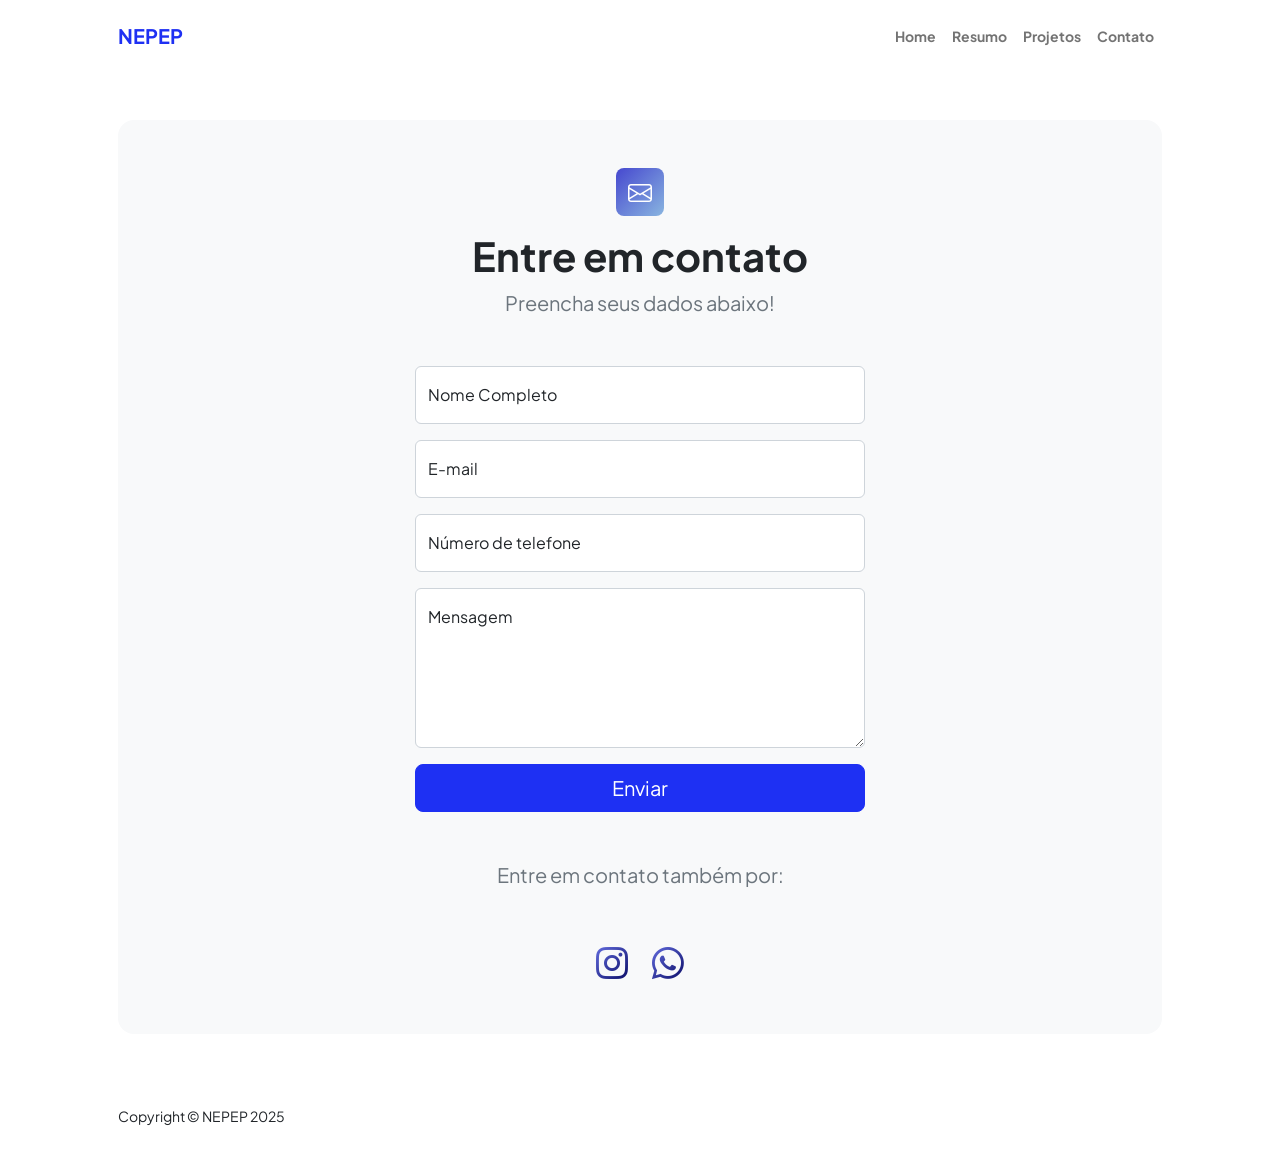
<file: contact.html>
<!DOCTYPE html>
<html lang="en">
    <head>
        <meta charset="utf-8" />
        <meta name="viewport" content="width=device-width, initial-scale=1, shrink-to-fit=no" />
        <meta name="description" content />
        <meta name="author" content />
        <title>Contato - NEPEP</title>
        <!-- Favicon-->
        <link rel="icon" type="image/x-icon" href="assets/nepep-icon.png" />
        <!-- Custom Google font-->
        <link rel="preconnect" href="https://fonts.googleapis.com" />
        <link rel="preconnect" href="https://fonts.gstatic.com" crossorigin />
        <link href="https://fonts.googleapis.com/css2?family=Plus+Jakarta+Sans:wght@100;200;300;400;500;600;700;800;900&amp;display=swap" rel="stylesheet" />
        <!-- Bootstrap icons-->
        <link href="https://cdn.jsdelivr.net/npm/bootstrap-icons@1.8.1/font/bootstrap-icons.css" rel="stylesheet" />
        <!-- Core theme CSS (includes Bootstrap)-->
        <link href="css/styles.css" rel="stylesheet" />
    </head>
    <body class="d-flex flex-column">
        <main class="flex-shrink-0">
            <!-- Navigation-->
            <nav class="navbar navbar-expand-md navbar-light bg-white py-3">
                <div class="container px-3 px-md-5">
                    <a class="navbar-brand" href="index.html"><span class="fw-bolder text-primary">NEPEP</span></a>
                    <button class="navbar-toggler" type="button" data-bs-toggle="collapse" data-bs-target="#navbarSupportedContent" aria-controls="navbarSupportedContent" aria-expanded="false" aria-label="Toggle navigation"><span class="navbar-toggler-icon"></span></button>
                    <div class="collapse navbar-collapse" id="navbarSupportedContent">
                        <ul class="navbar-nav ms-auto mb-2 mb-lg-0 small fw-bolder">
                            <li class="nav-item"><a class="nav-link" href="index.html">Home</a></li>
                            <li class="nav-item"><a class="nav-link" href="resume.html">Resumo</a></li>
                            <li class="nav-item"><a class="nav-link" href="projects.html">Projetos</a></li>
                            <li class="nav-item"><a class="nav-link" href="contact.html">Contato</a></li>
                        </ul>
                    </div>
                </div>
            </nav>
            <!-- Page content-->
            <section class="py-5">
                <div class="container px-3 px-md-5">
                    <!-- Contact form-->
                    <div class="bg-light rounded-4 py-5 px-4 px-md-5">
                        <div class="text-center mb-5">
                            <div class="feature bg-primary bg-gradient-primary-to-secondary text-white rounded-3 mb-3"><i class="bi bi-envelope"></i></div>
                            <h1 class="fw-bolder">Entre em contato</h1>
                            <p class="lead fw-normal text-muted mb-0">Preencha seus dados abaixo!</p>
                        </div>
                        <div class="row gx-5 justify-content-center">
                            <div class="col-lg-8 col-xl-6">
                                <!-- * * * * * * * * * * * * * * *-->
                                <!-- * * SB Forms Contact Form * *-->
                                <!-- * * * * * * * * * * * * * * *-->
                                <!-- This form is pre-integrated with SB Forms.-->
                                <!-- To make this form functional, sign up at-->
                                <!-- https://startbootstrap.com/solution/contact-forms-->
                                <!-- to get an API token!-->
                                <form id="contactForm" action="https://formsubmit.co/4fcea7230e6591946ffd72f2ea360714" method="POST">
                                    <!-- Name input-->
                                    <div class="form-floating mb-3">
                                        <input class="form-control" id="name" name="name" type="text" placeholder="Enter your name..." data-sb-validations="required" />
                                        <label for="name">Nome Completo</label>
                                        <div class="invalid-feedback" data-sb-feedback="name:required">O nome é obrigatório.</div>
                                    </div>
                                    <!-- Email address input-->
                                    <div class="form-floating mb-3">
                                        <input class="form-control" id="email" name="email" type="email" placeholder="name@example.com" data-sb-validations="required,email" />
                                        <label for="email">E-mail</label>
                                        <div class="invalid-feedback" data-sb-feedback="email:required">O e-mail é obrigatório.</div>
                                        <div class="invalid-feedback" data-sb-feedback="email:email">O e-mail é inválido.</div>
                                    </div>
                                    <!-- Phone number input-->
                                    <div class="form-floating mb-3">
                                        <input class="form-control" id="phone" name="phone" type="tel" placeholder="(123) 456-7890" data-sb-validations="required" />
                                        <label for="phone">Número de telefone</label>
                                        <div class="invalid-feedback" data-sb-feedback="phone:required">O telefone é obrigatório.</div>
                                    </div>
                                    <!-- Message input-->
                                    <div class="form-floating mb-3">
                                        <textarea class="form-control" id="message" name="message" type="text" placeholder="Enter your message here..." style="height: 10rem" data-sb-validations="required"></textarea>
                                        <label for="message">Mensagem</label>
                                        <div class="invalid-feedback" data-sb-feedback="message:required">A mensagem é obrigatória.</div>
                                    </div>
                                    <!-- Submit success message-->
                                    <!---->
                                    <!-- This is what your users will see when the form-->
                                    <!-- has successfully submitted-->
                                    <div class="d-none" id="submitSuccessMessage">
                                        <div class="text-center mb-3">
                                            <div class="fw-bolder">Informações enviadas, obrigado! Entraremos em contato em breve!</div>
                                            <br />
                                            <a href="https://startbootstrap.com/solution/contact-forms">https://startbootstrap.com/solution/contact-forms</a>
                                        </div>
                                    </div>
                                    <!-- Submit error message-->
                                    <!---->
                                    <!-- This is what your users will see when there is-->
                                    <!-- an error submitting the form-->
                                    <div class="d-none" id="submitErrorMessage"><div class="text-center text-danger mb-3">Erro ao enviar a mensagem!</div></div>
                                    <!-- Submit Button-->
                                    <div class="d-grid mb-5">
                                        <button class="btn btn-primary btn-lg" id="submitButton" type="submit">Enviar</button>
                                    </div>
                                </form>
                                <div class="text-center mb-5">
                                    <p class="lead fw-normal text-muted mb-0">Entre em contato também por:</p>
                                </div>
                                <div class="d-flex justify-content-center fs-2 gap-4">
                                    <a class="text-gradient" href="https://www.instagram.com/nepeppedreira/"><i class="bi bi-instagram"></i></a>
                                    <a class="text-gradient" href="https://wa.me/1999418236"><i class="bi bi-whatsapp"></i></a>
                                </div>
                            </div>
                        </div>
                    </div>
                </div>
            </section>
        </main>
        <!-- Footer-->
        <footer class="bg-white py-4 mt-auto">
            <div class="container px-3 px-md-5">
                <div class="row align-items-center justify-content-between flex-column flex-sm-row">
                    <div class="col-auto"><div class="small m-0">Copyright &copy; NEPEP 2025</div></div>
                </div>
            </div>
        </footer>
        <!-- Bootstrap core JS-->
        <script src="https://cdn.jsdelivr.net/npm/bootstrap@5.2.3/dist/js/bootstrap.bundle.min.js"></script>
        <!-- Core theme JS-->
        <script src="js/scripts.js"></script>
        <!-- * * * * * * * * * * * * * * * * * * * * * * * * * * * * * * * * * * * * * * * *-->
        <!-- * *                               SB Forms JS                               * *-->
        <!-- * * Activate your form at https://startbootstrap.com/solution/contact-forms * *-->
        <!-- * * * * * * * * * * * * * * * * * * * * * * * * * * * * * * * * * * * * * * * *-->
        <script src="https://cdn.startbootstrap.com/sb-forms-latest.js"></script>
    </body>
</html>
</file>
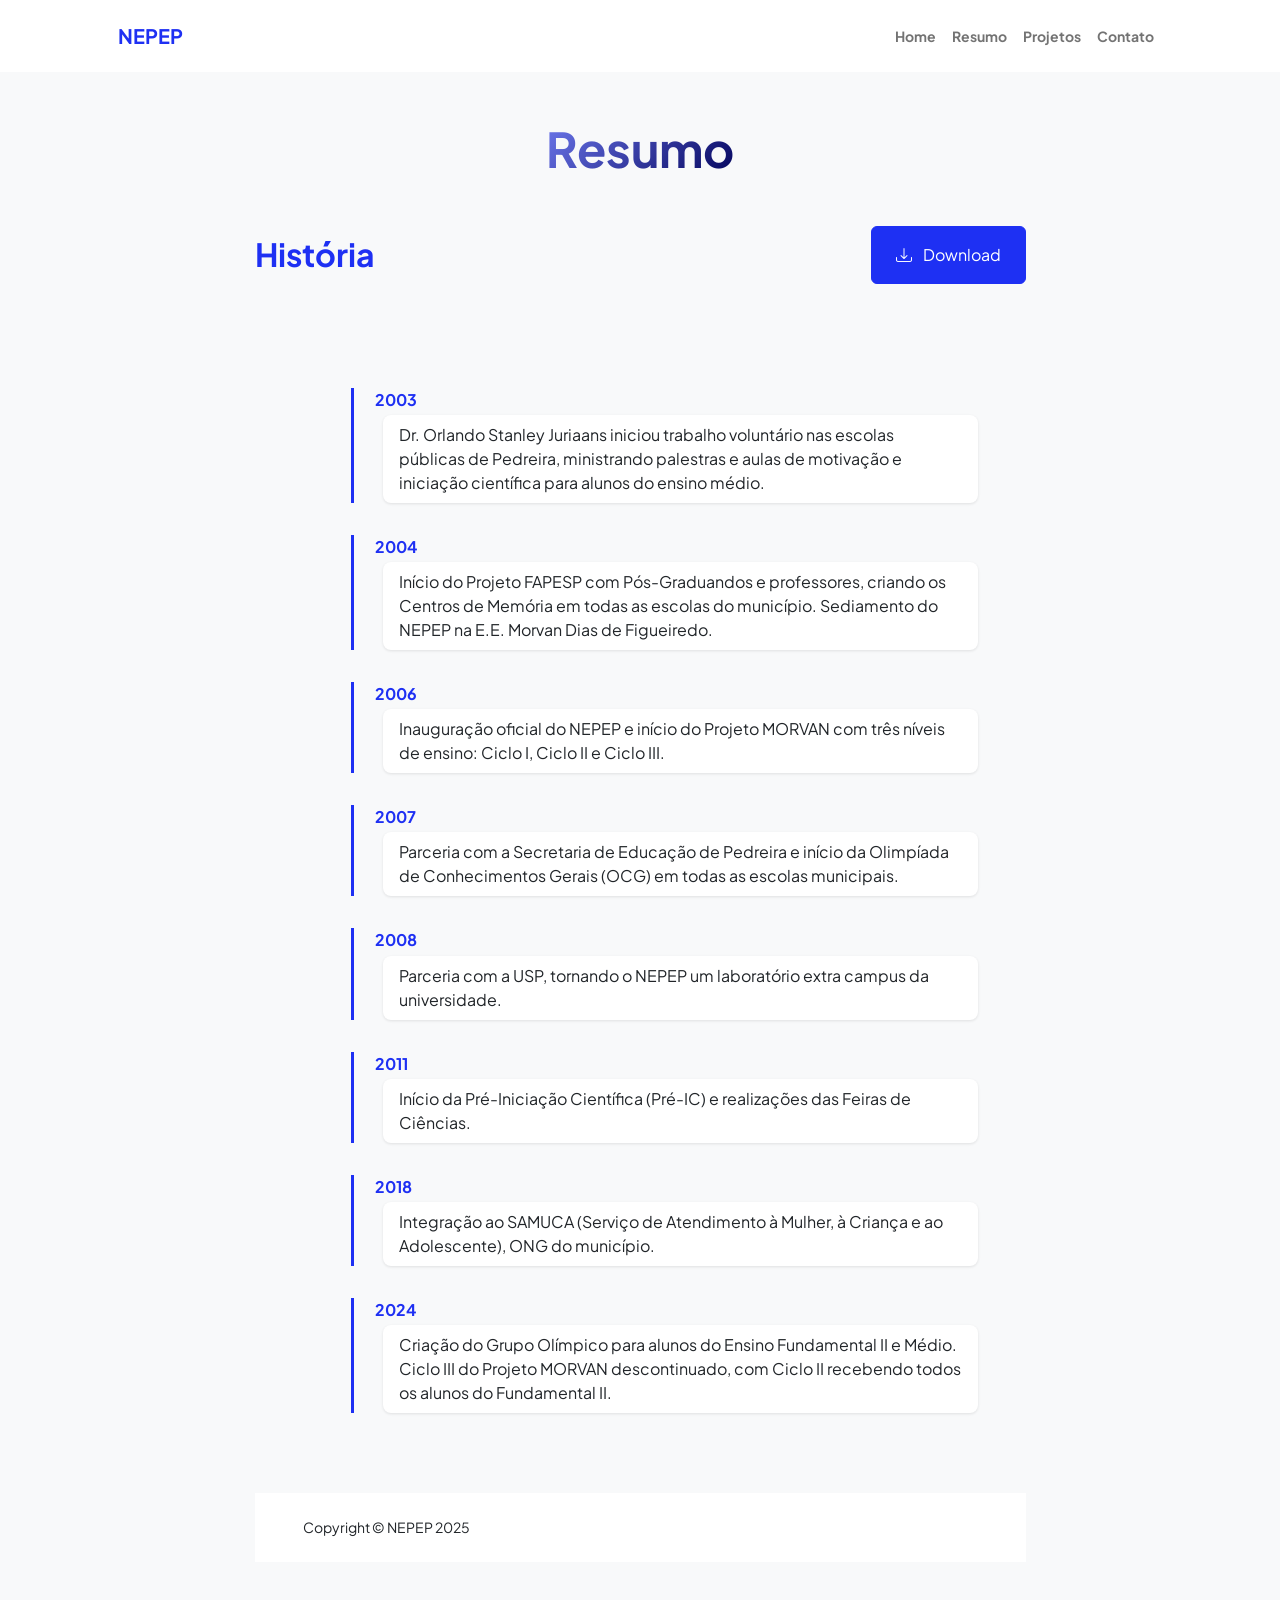
<file: morvanI.html>
<!DOCTYPE html>
<html lang="en">
    <head>
        <meta charset="utf-8" />
        <meta name="viewport" content="width=device-width, initial-scale=1, shrink-to-fit=no" />
        <meta name="description" content="" />
        <meta name="author" content="" />
        <title>Resumo - NEPEP</title>
        <!-- Favicon-->
        <link rel="icon" type="image/x-icon" href="assets/nepep-icon.png" />
        <!-- Custom Google font-->
        <link rel="preconnect" href="https://fonts.googleapis.com" />
        <link rel="preconnect" href="https://fonts.gstatic.com" crossorigin />
        <link href="https://fonts.googleapis.com/css2?family=Plus+Jakarta+Sans:wght@100;200;300;400;500;600;700;800;900&amp;display=swap" rel="stylesheet" />
        <!-- Bootstrap icons-->
        <link href="https://cdn.jsdelivr.net/npm/bootstrap-icons@1.8.1/font/bootstrap-icons.css" rel="stylesheet" />
        <!-- Core theme CSS (includes Bootstrap)-->
        <link href="css/styles.css" rel="stylesheet" />
    </head>
    <body class="d-flex flex-column h-100 bg-light">
        <main class="flex-shrink-0">
            <!-- Navigation-->
            <nav class="navbar navbar-expand-md navbar-light bg-white py-3">
                <div class="container px-3 px-md-5">
                    <a class="navbar-brand" href="index.html"><span class="fw-bolder text-primary">NEPEP</span></a>
                    <button class="navbar-toggler" type="button" data-bs-toggle="collapse" data-bs-target="#navbarSupportedContent" aria-controls="navbarSupportedContent" aria-expanded="false" aria-label="Toggle navigation"><span class="navbar-toggler-icon"></span></button>
                    <div class="collapse navbar-collapse" id="navbarSupportedContent">
                        <ul class="navbar-nav ms-auto mb-2 mb-lg-0 small fw-bolder">
                            <li class="nav-item"><a class="nav-link" href="index.html">Home</a></li>
                            <li class="nav-item"><a class="nav-link" href="morvanI.html">Resumo</a></li>
                            <li class="nav-item"><a class="nav-link" href="projects.html">Projetos</a></li>
                            <li class="nav-item"><a class="nav-link" href="contact.html">Contato</a></li>
                        </ul>
                    </div>
                </div>
            </nav>
            <!-- Page Content-->
            <div class="container px-5 my-5">
                <div class="text-center mb-5">
                    <h1 class="display-5 fw-bolder mb-0"><span class="text-gradient d-inline">Resumo</span></h1>
                </div>
                <div class="row gx-5 justify-content-center">
                    <div class="col-lg-11 col-xl-9 col-xxl-8">
                        <!-- Experience Section-->
                        <section>
                            <div class="d-flex align-items-center justify-content-between mb-4">
                                <h2 class="text-primary fw-bolder mb-0">História</h2>
                                <!-- Timeline Section -->
                                <!-- Download resume button-->
                                <!-- Note: Set the link href target to a PDF file within your project-->
                                <a class="btn btn-primary px-4 py-3" href="https://drive.google.com/file/d/1v2HAIyB3_yS6fWr4sy9bWjVay9V-lugK/view?usp=sharing">
                                    <div class="d-inline-block bi bi-download me-2"></div>
                                    Download
                                </a>
                            </div>
                                <section class="py-5 bg-light">
                                    <div class="container px-3 px-md-5">
                                        <div class="timeline">

                                            <!-- Timeline Item -->
                                            <div class="timeline-item">
                                                <div class="timeline-date">2003</div>
                                                <div class="timeline-content">
                                                    Dr. Orlando Stanley Juriaans iniciou trabalho voluntário nas escolas públicas de Pedreira, ministrando palestras e aulas de motivação e iniciação científica para alunos do ensino médio.
                                                </div>
                                            </div>

                                            <div class="timeline-item">
                                                <div class="timeline-date">2004</div>
                                                <div class="timeline-content">
                                                    Início do Projeto FAPESP com Pós-Graduandos e professores, criando os Centros de Memória em todas as escolas do município. Sediamento do NEPEP na E.E. Morvan Dias de Figueiredo.
                                                </div>
                                            </div>

                                            <div class="timeline-item">
                                                <div class="timeline-date">2006</div>
                                                <div class="timeline-content">
                                                    Inauguração oficial do NEPEP e início do Projeto MORVAN com três níveis de ensino: Ciclo I, Ciclo II e Ciclo III.
                                                </div>
                                            </div>

                                            <div class="timeline-item">
                                                <div class="timeline-date">2007</div>
                                                <div class="timeline-content">
                                                    Parceria com a Secretaria de Educação de Pedreira e início da Olimpíada de Conhecimentos Gerais (OCG) em todas as escolas municipais.
                                                </div>
                                            </div>

                                            <div class="timeline-item">
                                                <div class="timeline-date">2008</div>
                                                <div class="timeline-content">
                                                    Parceria com a USP, tornando o NEPEP um laboratório extra campus da universidade.
                                                </div>
                                            </div>

                                            <div class="timeline-item">
                                                <div class="timeline-date">2011</div>
                                                <div class="timeline-content">
                                                    Início da Pré-Iniciação Científica (Pré-IC) e realizações das Feiras de Ciências.
                                                </div>
                                            </div>

                                            <div class="timeline-item">
                                                <div class="timeline-date">2018</div>
                                                <div class="timeline-content">
                                                    Integração ao SAMUCA (Serviço de Atendimento à Mulher, à Criança e ao Adolescente), ONG do município.
                                                </div>
                                            </div>

                                            <div class="timeline-item">
                                                <div class="timeline-date">2024</div>
                                                <div class="timeline-content">
                                                    Criação do Grupo Olímpico para alunos do Ensino Fundamental II e Médio. Ciclo III do Projeto MORVAN descontinuado, com Ciclo II recebendo todos os alunos do Fundamental II.
                                                </div>
                                            </div>

                                        </div>
                                    </div>
                                </section>
                                <!-- CSS Timeline -->
                                <style>
                                .timeline {
                                    position: relative;
                                    margin: 2rem 0;
                                    padding-left: 3rem; /* espaço da linha à esquerda */
                                }

                                .timeline-item {
                                    position: relative;
                                    margin-bottom: 2rem;
                                }

                                .timeline-item::before {
                                    content: '';
                                    position: absolute;
                                    left: 0;  /* posiciona a linha */
                                    top: 0;
                                    bottom: 0;
                                    width: 3px;
                                    background: #1e30f3; /* cor da linha */
                                    z-index: 0; /* linha atrás de tudo */
                                }

                                .timeline-item .timeline-bullet {
                                    position: absolute;
                                    left: -11px; /* bolinha sobre a linha */
                                    top: 0.5rem;
                                    width: 16px;
                                    height: 16px;
                                    background: #1012a1;
                                    border-radius: 50%;
                                    border: 3px solid white;
                                    z-index: 2; /* bolinha acima da linha e do conteúdo */
                                }

                                .timeline-date {
                                    font-weight: bold;
                                    margin-bottom: 0.2rem;
                                    margin-left: 1.5rem; /* desloca ano para a direita da bolinha */
                                    color: #1e30f3;
                                    position: relative;
                                    z-index: 1;
                                }

                                .timeline-content {
                                    background: #fff;
                                    padding: 0.5rem 1rem;
                                    border-radius: 0.5rem;
                                    box-shadow: 0 1px 3px rgba(0,0,0,0.1);
                                    margin-left: 2rem; /* afasta conteúdo da linha */
                                    position: relative;
                                    z-index: 1;
                                }
                                </style>
                            <!--
                            <div class="card shadow border-0 rounded-4 mb-5">
                                <div class="card-body p-5">
                                    <div class="row align-items-center gx-5">
                                        <div class="col text-center text-lg-start mb-4 mb-lg-0">
                                            <div class="bg-light p-4 rounded-4">
                                                <div class="text-primary fw-bolder mb-2">2019 - Present</div>
                                                <div class="small fw-bolder">Web Developer</div>
                                                <div class="small text-muted">Stark Industries</div>
                                                <div class="small text-muted">Los Angeles, CA</div>
                                            </div>
                                        </div>
                                        <div class="col-lg-8"><div>Lorem ipsum dolor sit amet consectetur adipisicing elit. Delectus laudantium, voluptatem quis repellendus eaque sit animi illo ipsam amet officiis corporis sed aliquam non voluptate corrupti excepturi maxime porro fuga.</div></div>
                                    </div>
                                </div>
                            </div>
                            <div class="card shadow border-0 rounded-4 mb-5">
                                <div class="card-body p-5">
                                    <div class="row align-items-center gx-5">
                                        <div class="col text-center text-lg-start mb-4 mb-lg-0">
                                            <div class="bg-light p-4 rounded-4">
                                                <div class="text-primary fw-bolder mb-2">2017 - 2019</div>
                                                <div class="small fw-bolder">SEM Specialist</div>
                                                <div class="small text-muted">Wayne Enterprises</div>
                                                <div class="small text-muted">Gotham City, NY</div>
                                            </div>
                                        </div>
                                        <div class="col-lg-8"><div>Lorem ipsum dolor sit amet consectetur adipisicing elit. Delectus laudantium, voluptatem quis repellendus eaque sit animi illo ipsam amet officiis corporis sed aliquam non voluptate corrupti excepturi maxime porro fuga.</div></div>
                                    </div>
                                </div>
                            </div> -->
                        </section>
                        <!--
                        <section>
                            <h2 class="text-secondary fw-bolder mb-4">Education</h2>
                            <div class="card shadow border-0 rounded-4 mb-5">
                                <div class="card-body p-5">
                                    <div class="row align-items-center gx-5">
                                        <div class="col text-center text-lg-start mb-4 mb-lg-0">
                                            <div class="bg-light p-4 rounded-4">
                                                <div class="text-secondary fw-bolder mb-2">2015 - 2017</div>
                                                <div class="mb-2">
                                                    <div class="small fw-bolder">Barnett College</div>
                                                    <div class="small text-muted">Fairfield, NY</div>
                                                </div>
                                                <div class="fst-italic">
                                                    <div class="small text-muted">Master's</div>
                                                    <div class="small text-muted">Web Development</div>
                                                </div>
                                            </div>
                                        </div>
                                        <div class="col-lg-8"><div>Lorem ipsum dolor sit amet consectetur adipisicing elit. Delectus laudantium, voluptatem quis repellendus eaque sit animi illo ipsam amet officiis corporis sed aliquam non voluptate corrupti excepturi maxime porro fuga.</div></div>
                                    </div>
                                </div>
                            </div>
                            
                            <div class="card shadow border-0 rounded-4 mb-5">
                                <div class="card-body p-5">
                                    <div class="row align-items-center gx-5">
                                        <div class="col text-center text-lg-start mb-4 mb-lg-0">
                                            <div class="bg-light p-4 rounded-4">
                                                <div class="text-secondary fw-bolder mb-2">2011 - 2015</div>
                                                <div class="mb-2">
                                                    <div class="small fw-bolder">ULA</div>
                                                    <div class="small text-muted">Los Angeles, CA</div>
                                                </div>
                                                <div class="fst-italic">
                                                    <div class="small text-muted">Undergraduate</div>
                                                    <div class="small text-muted">Computer Science</div>
                                                </div>
                                            </div>
                                        </div>
                                        <div class="col-lg-8"><div>Lorem ipsum dolor sit amet consectetur adipisicing elit. Delectus laudantium, voluptatem quis repellendus eaque sit animi illo ipsam amet officiis corporis sed aliquam non voluptate corrupti excepturi maxime porro fuga.</div></div>
                                    </div>
                                </div>
                            </div>
                        </section>
                        <div class="pb-5"></div>
                        <section>
                            <div class="card shadow border-0 rounded-4 mb-5">
                                <div class="card-body p-5">
                                    <div class="mb-5">
                                        <div class="d-flex align-items-center mb-4">
                                            <div class="feature bg-primary bg-gradient-primary-to-secondary text-white rounded-3 me-3"><i class="bi bi-tools"></i></div>
                                            <h3 class="fw-bolder mb-0"><span class="text-gradient d-inline">Professional Skills</span></h3>
                                        </div>
                                        <div class="row row-cols-1 row-cols-md-3 mb-4">
                                            <div class="col mb-4 mb-md-0"><div class="d-flex align-items-center bg-light rounded-4 p-3 h-100">SEO/SEM Marketing</div></div>
                                            <div class="col mb-4 mb-md-0"><div class="d-flex align-items-center bg-light rounded-4 p-3 h-100">Statistical Analysis</div></div>
                                            <div class="col"><div class="d-flex align-items-center bg-light rounded-4 p-3 h-100">Web Development</div></div>
                                        </div>
                                        <div class="row row-cols-1 row-cols-md-3">
                                            <div class="col mb-4 mb-md-0"><div class="d-flex align-items-center bg-light rounded-4 p-3 h-100">Network Security</div></div>
                                            <div class="col mb-4 mb-md-0"><div class="d-flex align-items-center bg-light rounded-4 p-3 h-100">Adobe Software Suite</div></div>
                                            <div class="col"><div class="d-flex align-items-center bg-light rounded-4 p-3 h-100">User Interface Design</div></div>
                                        </div>
                                    </div>
                                    <div class="mb-0">
                                        <div class="d-flex align-items-center mb-4">
                                            <div class="feature bg-primary bg-gradient-primary-to-secondary text-white rounded-3 me-3"><i class="bi bi-code-slash"></i></div>
                                            <h3 class="fw-bolder mb-0"><span class="text-gradient d-inline">Languages</span></h3>
                                        </div>
                                        <div class="row row-cols-1 row-cols-md-3 mb-4">
                                            <div class="col mb-4 mb-md-0"><div class="d-flex align-items-center bg-light rounded-4 p-3 h-100">HTML</div></div>
                                            <div class="col mb-4 mb-md-0"><div class="d-flex align-items-center bg-light rounded-4 p-3 h-100">CSS</div></div>
                                            <div class="col"><div class="d-flex align-items-center bg-light rounded-4 p-3 h-100">JavaScript</div></div>
                                        </div>
                                        <div class="row row-cols-1 row-cols-md-3">
                                            <div class="col mb-4 mb-md-0"><div class="d-flex align-items-center bg-light rounded-4 p-3 h-100">Python</div></div>
                                            <div class="col mb-4 mb-md-0"><div class="d-flex align-items-center bg-light rounded-4 p-3 h-100">Ruby</div></div>
                                            <div class="col"><div class="d-flex align-items-center bg-light rounded-4 p-3 h-100">Node.js</div></div>
                                        </div>
                                    </div>
                                </div>
                            </div>
                        </section>
                    </div>
                </div>
            </div>
        </main>
        -->
        <footer class="bg-white py-4 mt-auto">
            <div class="container px-3 px-md-5">
                <div class="row align-items-center justify-content-between flex-column flex-sm-row">
                    <div class="col-auto"><div class="small m-0">Copyright &copy; NEPEP 2025</div></div>
                </div>
            </div>
        </footer>
        <!-- Bootstrap core JS-->
        <script src="https://cdn.jsdelivr.net/npm/bootstrap@5.2.3/dist/js/bootstrap.bundle.min.js"></script>
        <!-- Core theme JS-->
        <script src="js/scripts.js"></script>
    </body>
</html>
</file>
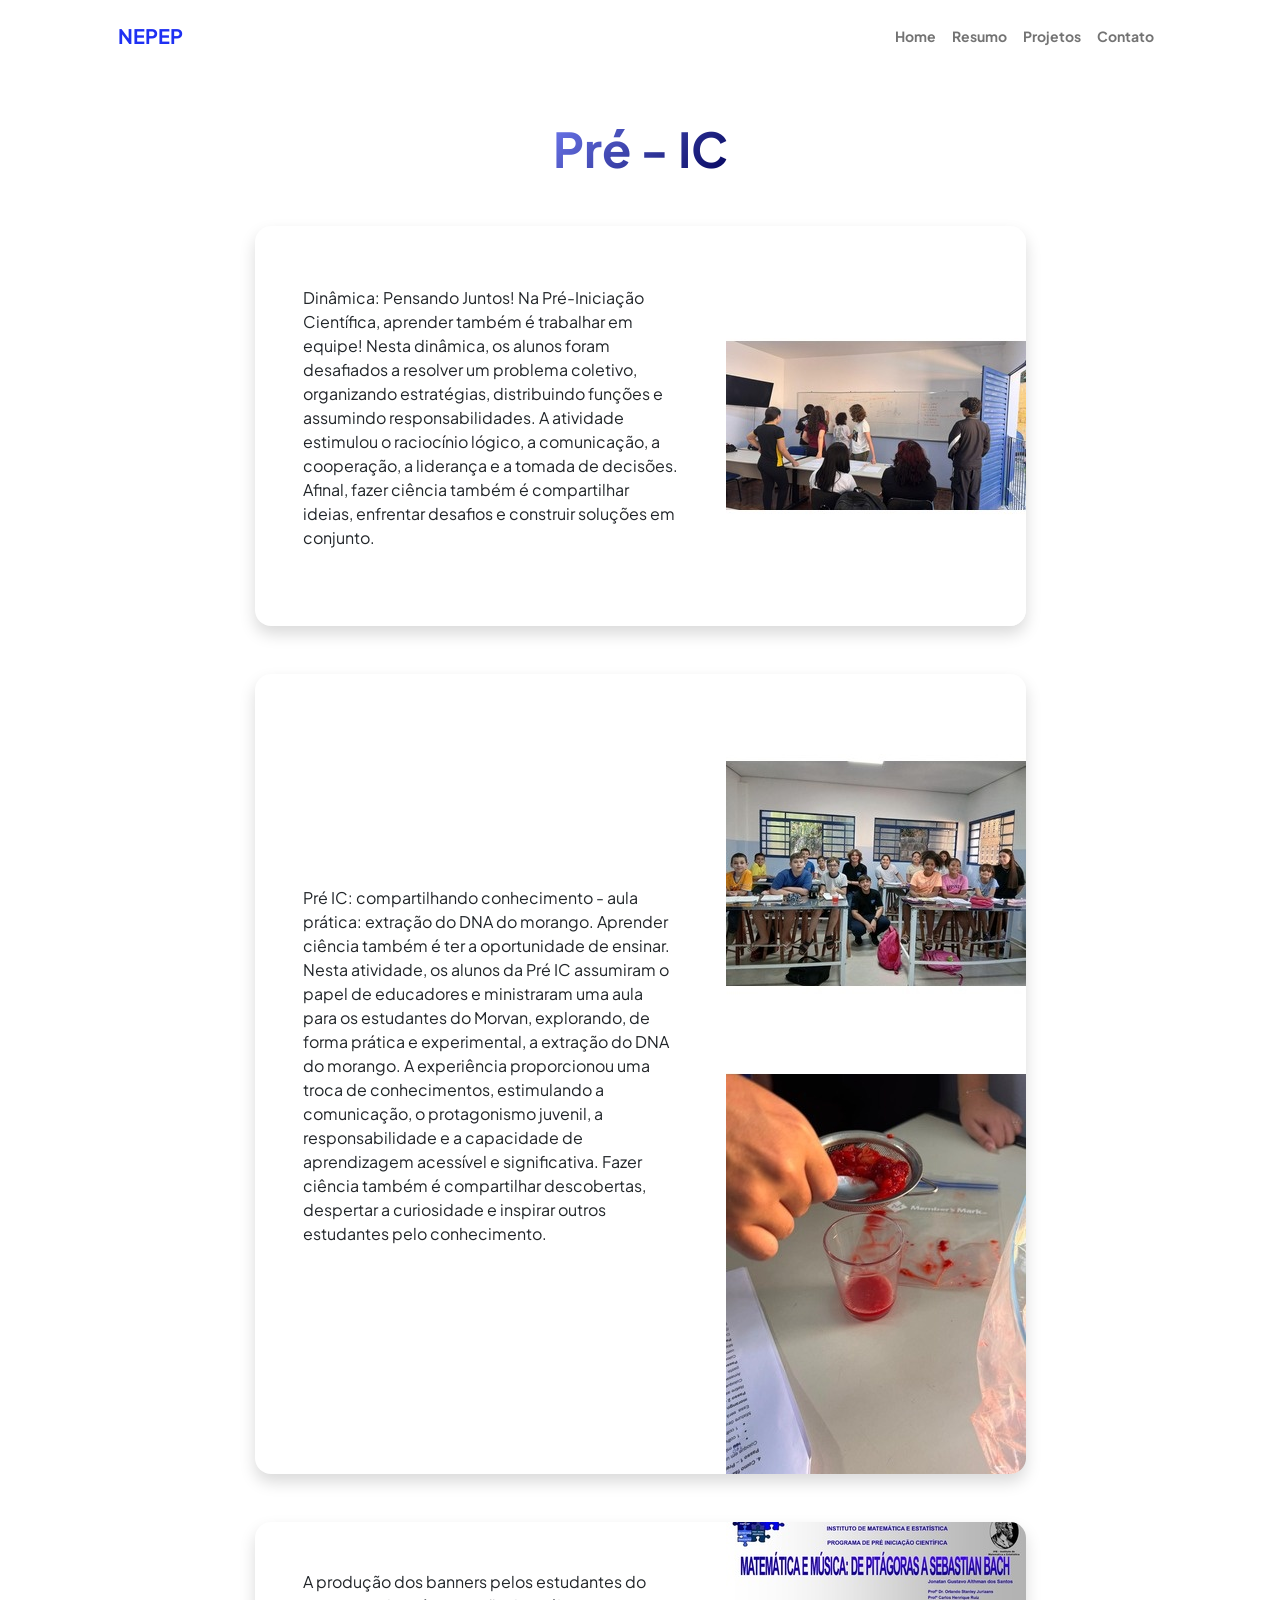
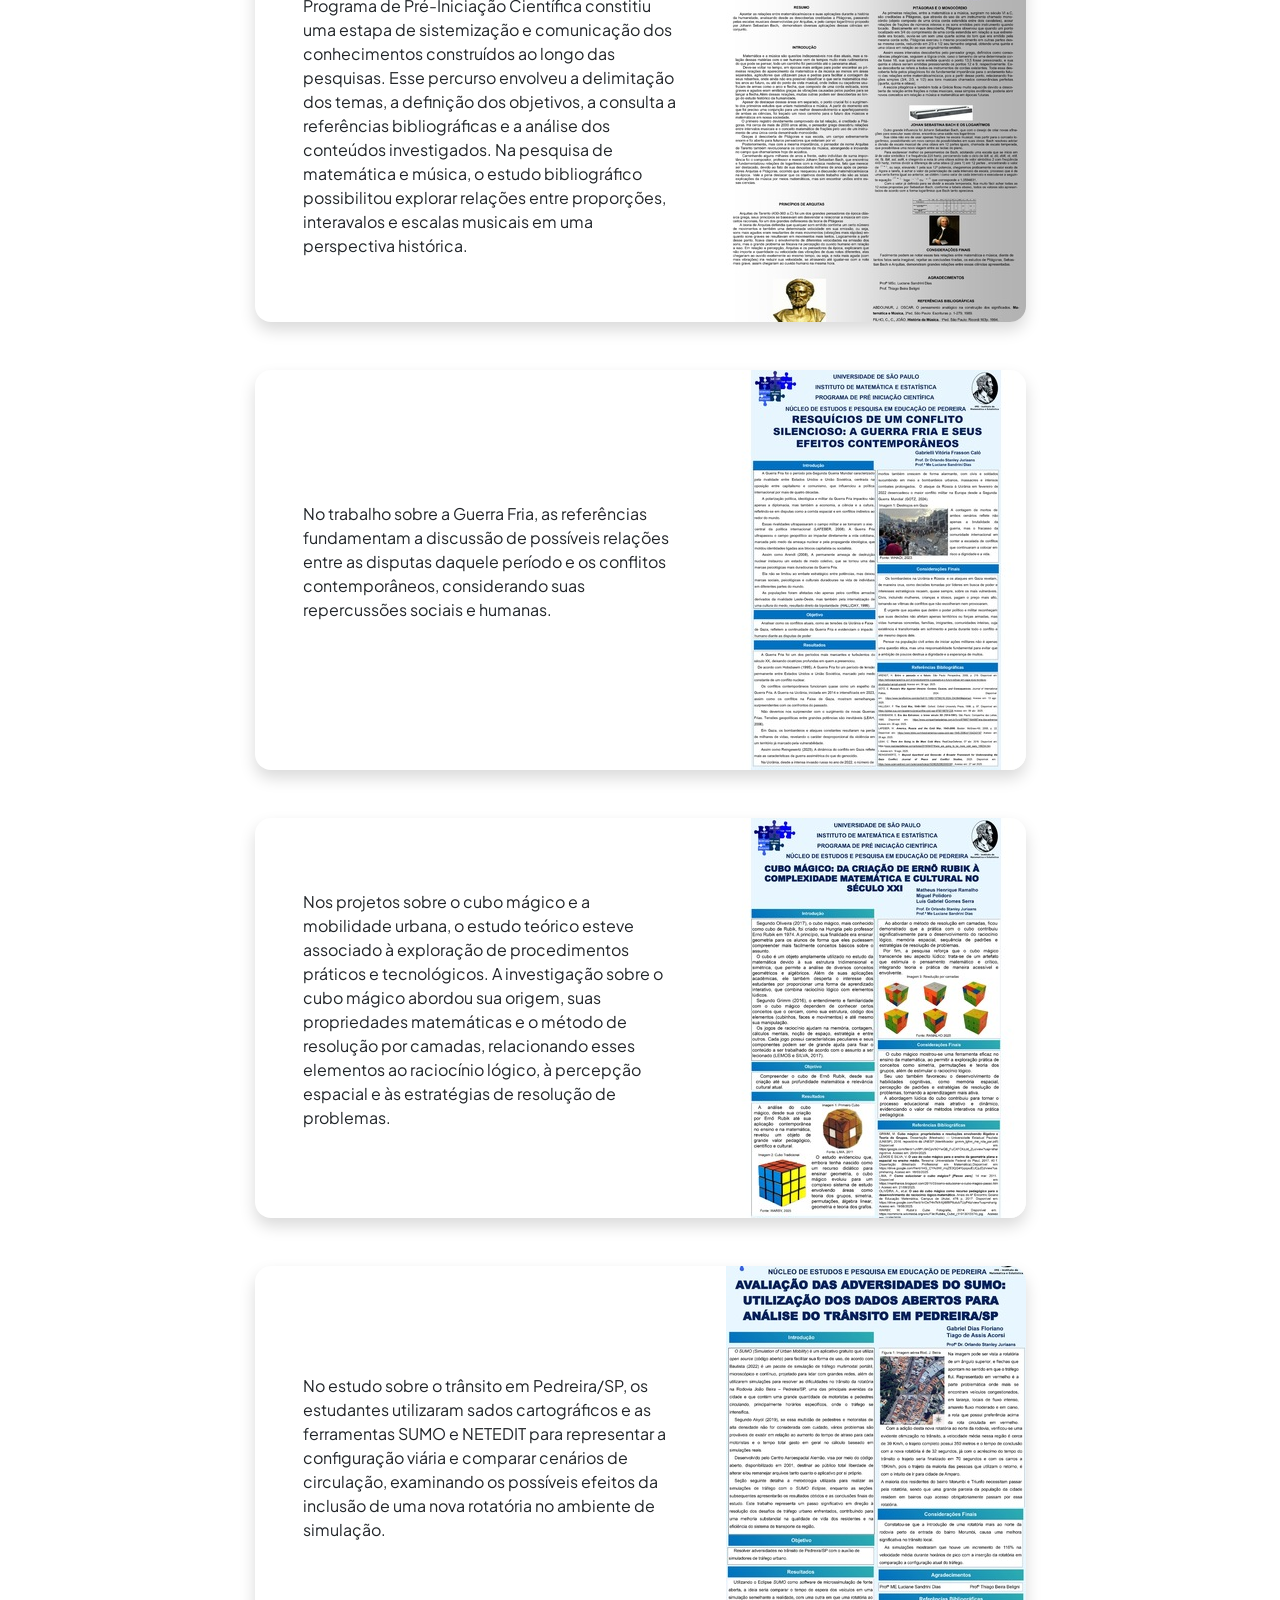
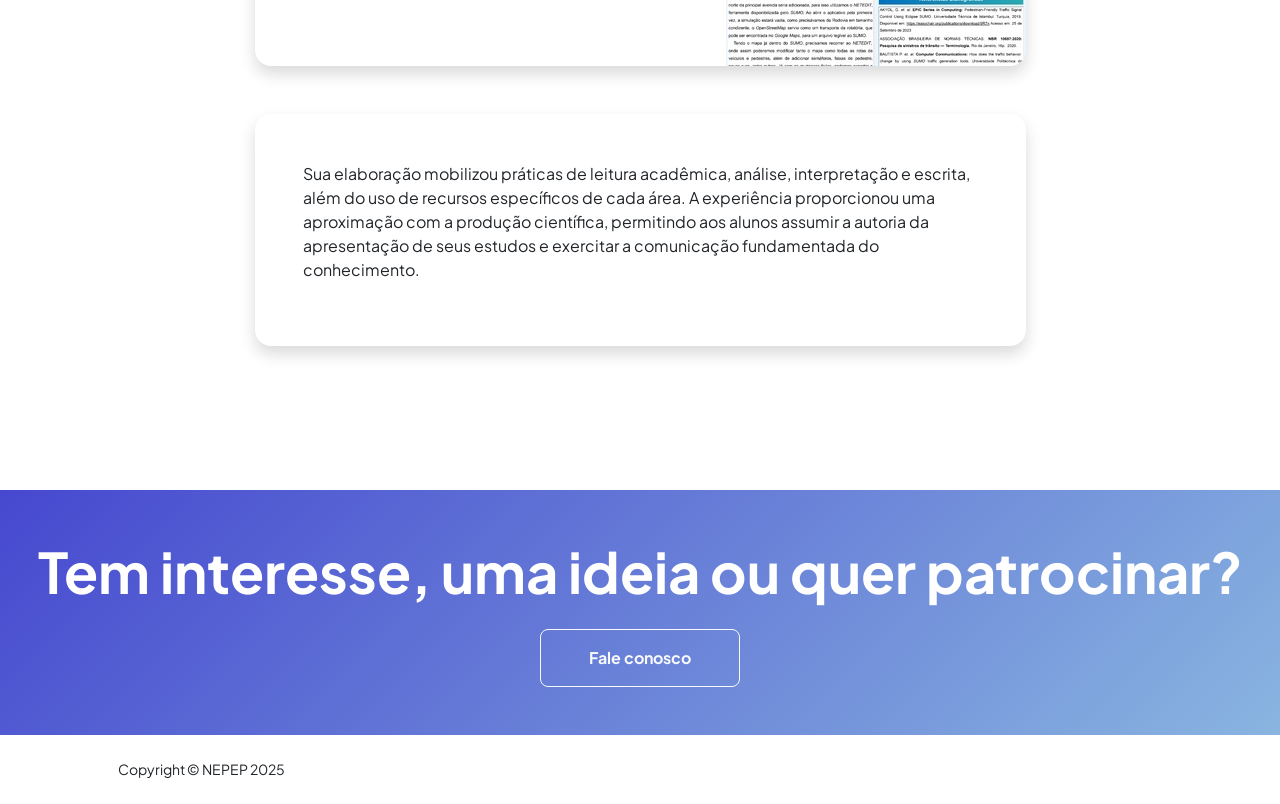
<file: pre_IC.html>
<html lang="en">
    <head>
        <meta charset="utf-8" />
        <meta name="viewport" content="width=device-width, initial-scale=1, shrink-to-fit=no" />
        <meta name="description" content="" />
        <meta name="author" content="" />
        <title>Home - NEPEP</title>
        <!-- Favicon-->
        <link rel="icon" type="image/x-icon" href="assets/nepep-icon.png" />
        <!-- Custom Google font-->
        <link rel="preconnect" href="https://fonts.googleapis.com" />
        <link rel="preconnect" href="https://fonts.gstatic.com" crossorigin />
        <link href="https://fonts.googleapis.com/css2?family=Plus+Jakarta+Sans:wght@100;200;300;400;500;600;700;800;900&amp;display=swap" rel="stylesheet" />
        <!-- Bootstrap icons-->
        <link href="https://cdn.jsdelivr.net/npm/bootstrap-icons@1.8.1/font/bootstrap-icons.css" rel="stylesheet" />
        <!-- Core theme CSS (includes Bootstrap)-->
        <link href="css/styles.css" rel="stylesheet" />
    </head>
    <body class="d-flex flex-column h-100">
        <main class="flex-shrink-0">
            <!-- Navigation-->
            <nav class="navbar navbar-expand-md navbar-light bg-white py-3">
                <div class="container px-3 px-md-5">
                    <a class="navbar-brand" href="index.html"><span class="fw-bolder text-primary">NEPEP</span></a>
                    <button class="navbar-toggler" type="button" data-bs-toggle="collapse" data-bs-target="#navbarSupportedContent" aria-controls="navbarSupportedContent" aria-expanded="false" aria-label="Toggle navigation"><span class="navbar-toggler-icon"></span></button>
                    <div class="collapse navbar-collapse" id="navbarSupportedContent">
                        <ul class="navbar-nav ms-auto mb-2 mb-lg-0 small fw-bolder">
                            <li class="nav-item"><a class="nav-link" href="index.html">Home</a></li>
                            <li class="nav-item"><a class="nav-link" href="resume.html">Resumo</a></li>
                            <li class="nav-item"><a class="nav-link" href="projects.html">Projetos</a></li>
                            <li class="nav-item"><a class="nav-link" href="contact.html">Contato</a></li>
                        </ul>
                    </div>
                </div>
            </nav>
            <section class="py-5">
                <div class="container px-5 mb-5">
                    <div class="text-center mb-5">
                        <h1 class="display-5 fw-bolder mb-0"><span class="text-gradient d-inline">Pré - IC</span></h1>
                    </div>
                    <div class="row gx-5 justify-content-center">
                        <div class="col-lg-11 col-xl-9 col-xxl-8">
                            <!-- Project Card 1-->
                            <div class="card overflow-hidden shadow rounded-4 border-0 mb-5">
                                <div class="card-body p-0">
                                    <div class="d-flex flex-column flex-md-row align-items-center">
                                        <div class="p-5">
                                            <!-- <h2 class="fw-bolder"><a></a></h2> -->
                                            <p>
                                                Dinâmica: Pensando Juntos! Na Pré-Iniciação Científica, aprender
                                               também é trabalhar em equipe! Nesta dinâmica, os alunos foram
                                               desafiados a resolver um problema coletivo, organizando estratégias,
                                               distribuindo funções e assumindo responsabilidades. A atividade estimulou
                                               o raciocínio lógico, a comunicação, a cooperação, a liderança e a tomada
                                               de decisões. Afinal, fazer ciência também é compartilhar ideias, enfrentar
                                               desafios e construir soluções em conjunto.
                                            </p>
                                        </div>
                                        <img class="img-fluid" src="IMG-20261105-WA0006_300x400.jpg" alt="..." />
                                    </div>
                                </div>
                            </div>
                            <div class="card overflow-hidden shadow rounded-4 border-0 mb-5">
                                <div class="card-body p-0">
                                    <div class="d-flex flex-column flex-md-row align-items-center">
                                        <div class="p-5">
                                            <!-- <h2 class="fw-bolder"><a href="projects_morvanII.html" class="a"></a></h2> -->
                                            <p>
                                                Pré IC: compartilhando conhecimento - aula prática: extração do DNA
                                                do morango. Aprender ciência também é ter a oportunidade de ensinar.
                                                Nesta atividade, os alunos da Pré IC assumiram o papel de educadores e
                                                ministraram uma aula para os estudantes do Morvan, explorando, de forma
                                                prática e experimental, a extração do DNA do morango. A experiência
                                                proporcionou uma troca de conhecimentos, estimulando a comunicação, o
                                                protagonismo juvenil, a responsabilidade e a capacidade de aprendizagem
                                                acessível e significativa. Fazer ciência também é compartilhar descobertas,
                                                despertar a curiosidade e inspirar outros estudantes pelo conhecimento.
                                            </p>
                                        </div>
                                        <img src="imagens_juntas_300x800.jpg" alt="">
                                    </div>
                                </div>
                            </div>
                            <div class="card overflow-hidden shadow rounded-4 border-0 mb-5">
                                <div class="card-body p-0">
                                    <div class="d-flex flex-column flex-md-row align-items-center">
                                        <div class="p-5">
                                            <!-- <h2 class="fw-bolder"></h2> -->
                                            <p>
                                                A produção dos banners pelos estudantes do Programa de Pré-Iniciação Científica
                                                constitiu uma estapa de sistemização e comunicação dos conhecimentos construídos
                                                ao longo das pesquisas. Esse percurso envolveu a delimitação dos temas, a
                                                definição dos objetivos, a consulta a referências bibliográficas e a análise
                                                dos conteúdos investigados. Na pesquisa de matemática e música, o estudo
                                                bibliográfico possibilitou explorar relações entre proporções, interavalos e escalas
                                                musicais em uma perspectiva histórica.
                                            </p>
                                        </div>
                                        <img class="img-fluid" src="IMG-20261112-WA0003-300x400.jpg" alt="..." />
                                    </div>
                                </div>
                            </div>
                            <!-- Project Card 2-->
                            <div class="card overflow-hidden shadow rounded-4 border-0 mb-5">
                                <div class="card-body p-0">
                                    <div class="d-flex flex-column flex-md-row align-items-center">
                                        <div class="p-5">
                                            <!-- <h2 class="fw-bolder"><a href="pre_IC.html" class="a"></a></h2> -->
                                            <p>
                                                No trabalho sobre a Guerra Fria, as referências fundamentam a discussão de possíveis
                                                relações entre as disputas daquele período e os conflitos contemporâneos, considerando
                                                suas repercussões sociais e humanas.
                                            </p>
                                        </div>
                                        <img class="img-fluid" src="IMG-20261112-WA0000_300x400.jpg" alt="..." />
                                    </div>
                                </div>
                            </div>
                             <div class="card overflow-hidden shadow rounded-4 border-0 mb-5">
                                <div class="card-body p-0">
                                    <div class="d-flex flex-column flex-md-row align-items-center">
                                        <div class="p-5">
                                            <!-- <h2 class="fw-bolder"></h2> -->
                                            <p>
                                                Nos projetos sobre o cubo mágico e a mobilidade urbana, o estudo teórico esteve associado
                                                à exploração de procedimentos práticos e tecnológicos. A investigação sobre o cubo mágico
                                                abordou sua origem, suas propriedades matemáticas e o método de resolução por camadas,
                                                relacionando esses elementos ao raciocínio lógico, à percepção espacial e às estratégias
                                                de resolução de problemas.
                                            </p>
                                        </div>
                                        <img class="img-fluid" src="IMG-20261112-WA0001_300x400.jpg" alt="..." />
                                    </div>
                                </div>
                            </div>
                            <div class="card overflow-hidden shadow rounded-4 border-0 mb-5">
                                <div class="card-body p-0">
                                    <div class="d-flex flex-column flex-md-row align-items-center">
                                        <div class="p-5">
                                            <!-- <h2 class="fw-bolder"></h2> -->
                                            <p>
                                                No estudo sobre o trânsito em Pedreira/SP, os estudantes utilizaram sados cartográficos
                                                e as ferramentas SUMO e NETEDIT para representar  a configuração viária e comparar cenários
                                                de circulação, examinando os possíveis efeitos da inclusão de uma nova rotatória no ambiente
                                                de simulação.
                                            </p>
                                        </div>
                                        <img class="img-fluid" src="IMG-20261112-WA0002-300x400.jpg" alt="..." />
                                    </div>
                                </div>
                            </div>
                             <div class="card overflow-hidden shadow rounded-4 border-0 mb-5">
                                <div class="card-body p-0">
                                    <div class="d-flex flex-column flex-md-row align-items-center">
                                        <div class="p-5">
                                            <!-- <h2 class="fw-bolder"></h2> -->
                                            <p>
                                                Sua elaboração mobilizou práticas de leitura acadêmica, análise, interpretação e escrita,
                                                além do uso de recursos específicos de cada área. A experiência proporcionou uma aproximação
                                                com a produção científica, permitindo aos alunos assumir a autoria da apresentação de seus
                                                estudos e exercitar a comunicação fundamentada do conhecimento.
                                            </p>
                                        </div>
                                    </div>
                                </div>
                            </div>
                        </div>
                    </div>
                </div>
            </section>
            <!-- Call to action section-->
            <section class="py-5 bg-gradient-primary-to-secondary text-white w-100 px-0">
                <div class="text-center">
                    <h2 class="display-4 fw-bolder mb-4">Tem interesse, uma ideia ou quer patrocinar?</h2>
                    <a class="btn btn-outline-light btn-lg px-5 py-3 fs-6 fw-bolder" href="contact.html">Fale conosco</a>
                </div>
            </section>
        </main>
        <!-- Footer-->
        <footer class="bg-white py-4 mt-auto">
            <div class="container px-3 px-md-5">
                <div class="row align-items-center justify-content-between flex-column flex-sm-row">
                    <div class="col-auto"><div class="small m-0">Copyright &copy; NEPEP 2025</div></div>
                </div>
            </div>
        </footer>
    </body>
</html>
</file>
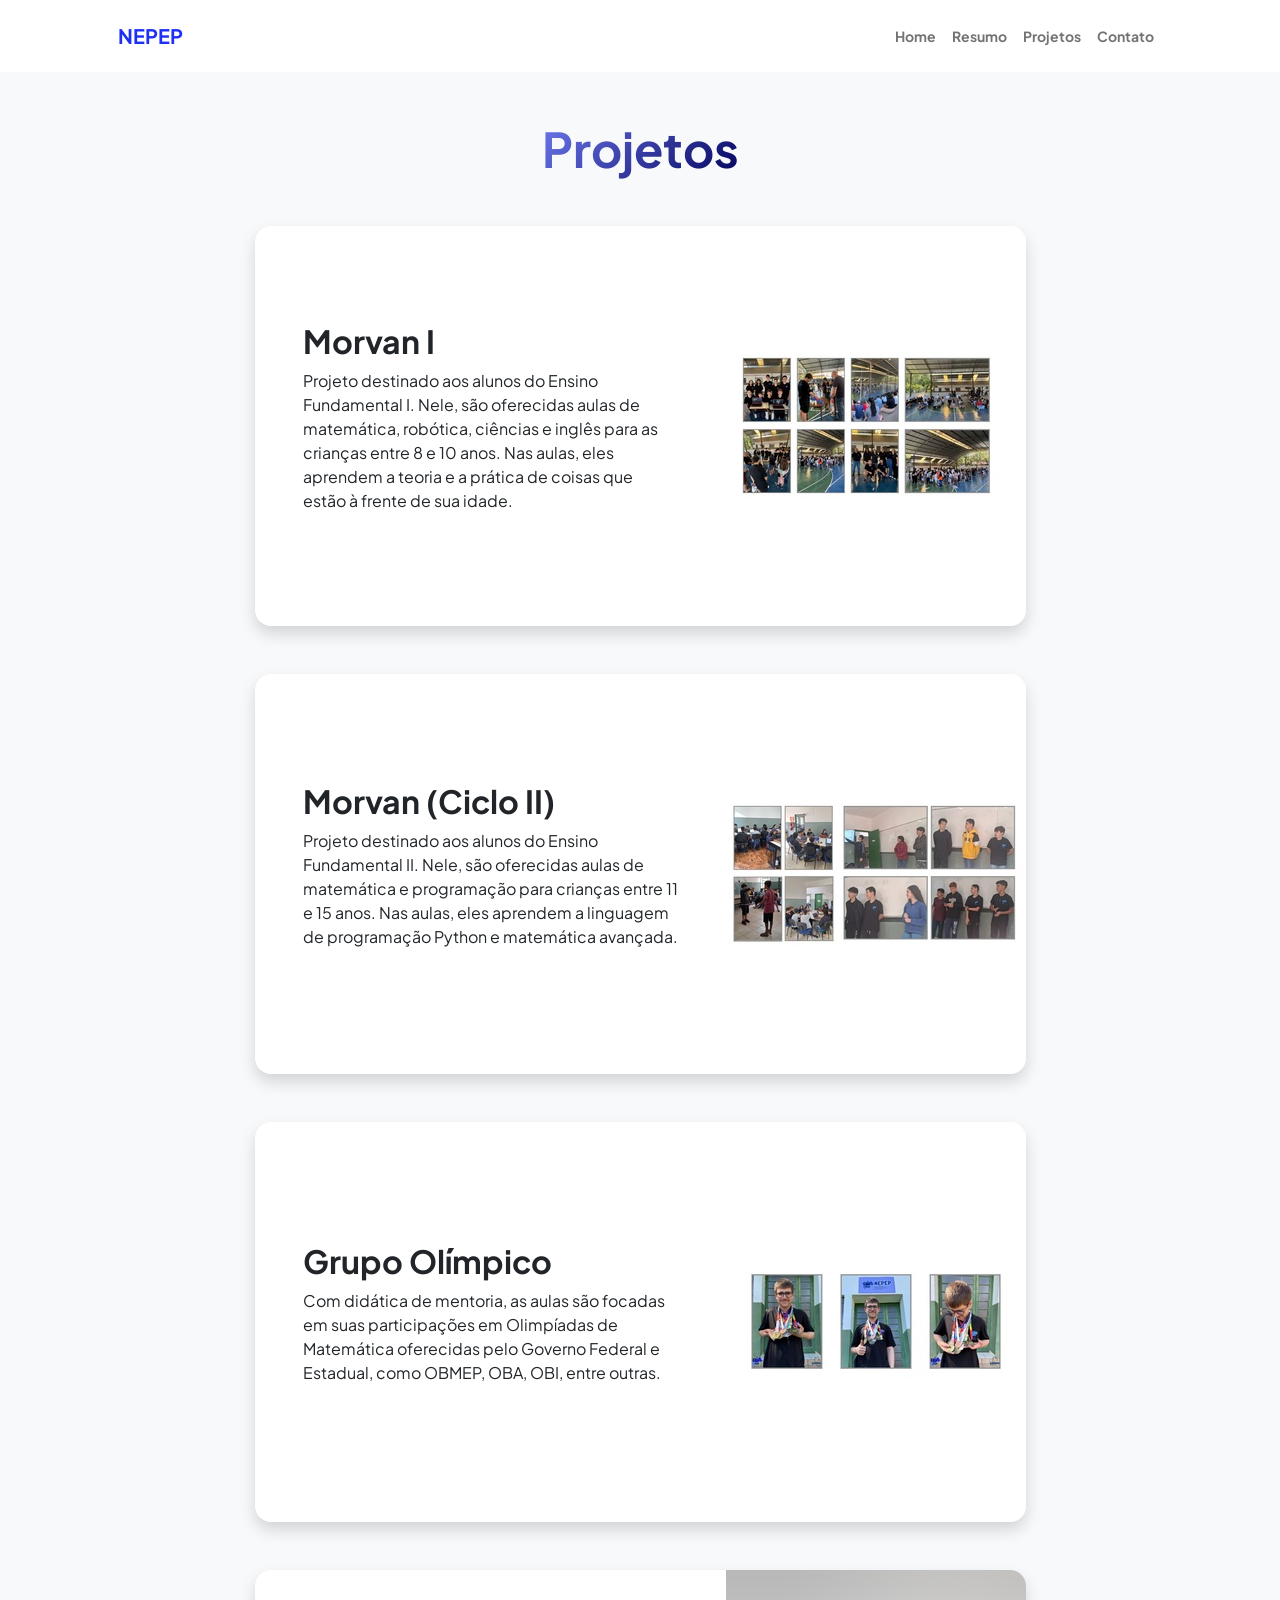
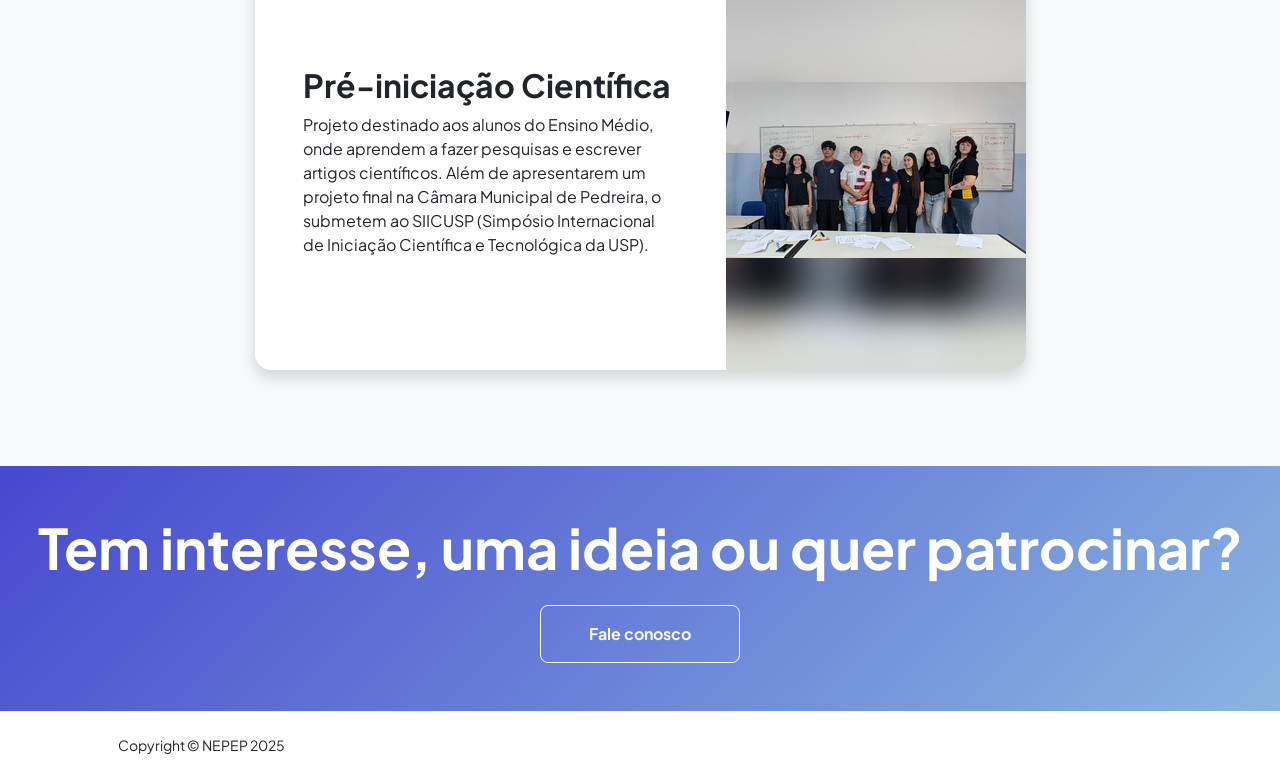
<file: projects.html>
<!DOCTYPE html>
<html lang="en">
    <head>
        <meta charset="utf-8" />
        <meta name="viewport" content="width=device-width, initial-scale=1, shrink-to-fit=no" />
        <meta name="description" content="" />
        <meta name="author" content="" />
        <title>Projetos - NEPEP</title>
        <!-- Favicon-->
        <link rel="icon" type="image/x-icon" href="assets/nepep-icon.png" />
        <!-- Custom Google font-->
        <link rel="preconnect" href="https://fonts.googleapis.com" />
        <link rel="preconnect" href="https://fonts.gstatic.com" crossorigin />
        <link href="https://fonts.googleapis.com/css2?family=Plus+Jakarta+Sans:wght@100;200;300;400;500;600;700;800;900&amp;display=swap" rel="stylesheet" />
        <!-- Bootstrap icons-->
        <link href="https://cdn.jsdelivr.net/npm/bootstrap-icons@1.8.1/font/bootstrap-icons.css" rel="stylesheet" />
        <!-- Core theme CSS (includes Bootstrap)-->
        <link href="css/styles.css" rel="stylesheet" />
    </head>
    <body class="d-flex flex-column h-100 bg-light">
        <main class="flex-shrink-0">
            <!-- Navigation-->
            <nav class="navbar navbar-expand-md navbar-light bg-white py-3">
                <div class="container px-3 px-md-5">
                    <a class="navbar-brand" href="index.html"><span class="fw-bolder text-primary">NEPEP</span></a>
                    <button class="navbar-toggler" type="button" data-bs-toggle="collapse" data-bs-target="#navbarSupportedContent" aria-controls="navbarSupportedContent" aria-expanded="false" aria-label="Toggle navigation"><span class="navbar-toggler-icon"></span></button>
                    <div class="collapse navbar-collapse" id="navbarSupportedContent">
                        <ul class="navbar-nav ms-auto mb-2 mb-lg-0 small fw-bolder">
                            <li class="nav-item"><a class="nav-link" href="index.html">Home</a></li>
                            <li class="nav-item"><a class="nav-link" href="resume.html">Resumo</a></li>
                            <li class="nav-item"><a class="nav-link" href="projects.html">Projetos</a></li>
                            <li class="nav-item"><a class="nav-link" href="contact.html">Contato</a></li>
                        </ul>
                    </div>
                </div>
            </nav>
            <!-- Projects Section-->
            <section class="py-5">
                <div class="container px-5 mb-5">
                    <div class="text-center mb-5">
                        <h1 class="display-5 fw-bolder mb-0"><span class="text-gradient d-inline">Projetos</span></h1>
                    </div>
                    <div class="row gx-5 justify-content-center">
                        <div class="col-lg-11 col-xl-9 col-xxl-8">
                            <!-- Project Card 1-->
                            <div class="card overflow-hidden shadow rounded-4 border-0 mb-5">
                                <div class="card-body p-0">
                                    <div class="d-flex flex-column flex-md-row align-items-center">
                                        <div class="p-5">
                                            <h2 class="fw-bolder"><a>Morvan I</a></h2>
                                            <p>
                                                Projeto destinado aos alunos do Ensino Fundamental I.
                                                Nele, são oferecidas aulas de matemática, robótica, ciências
                                                e inglês para as crianças entre 8 e 10 anos. Nas aulas, eles
                                                aprendem a teoria e a prática de coisas que estão à frente de sua idade.
                                            </p>
                                        </div>
                                        <img class="img-fluid" src="imagem_04_300x400.jpg" alt="..." />
                                    </div>
                                </div>
                            </div>
                            <div class="card overflow-hidden shadow rounded-4 border-0 mb-5">
                                <div class="card-body p-0">
                                    <div class="d-flex flex-column flex-md-row align-items-center">
                                        <div class="p-5">
                                            <h2 class="fw-bolder"><a href="projects_morvanII.html" class="a">Morvan (Ciclo II)</a></h2>
                                            <p>
                                                Projeto destinado aos alunos do Ensino Fundamental II. Nele, são oferecidas aulas de matemática
                                                e programação para crianças entre 11 e 15 anos. Nas aulas, eles aprendem a linguagem de programação
                                                Python e matemática avançada.
                                            </p>
                                        </div>
                                        <img class="img-fluid" src="imagem_01_300x400.jpg" alt="..." />
                                    </div>
                                </div>
                            </div>
                            <div class="card overflow-hidden shadow rounded-4 border-0 mb-5">
                                <div class="card-body p-0">
                                    <div class="d-flex flex-column flex-md-row align-items-center">
                                        <div class="p-5">
                                            <h2 class="fw-bolder">Grupo Olímpico</h2>
                                            <p>
                                                Com didática de mentoria, as aulas são focadas em suas
                                                participações em Olimpíadas de Matemática oferecidas pelo
                                                Governo Federal e Estadual, como OBMEP, OBA, OBI, entre outras.
                                            </p>
                                        </div>
                                        <img class="img-fluid" src="imagem_05_300x400.jpg" alt="..." />
                                    </div>
                                </div>
                            </div>
                            <!-- Project Card 2-->
                            <div class="card overflow-hidden shadow rounded-4 border-0">
                                <div class="card-body p-0">
                                    <div class="d-flex flex-column flex-md-row align-items-center">
                                        <div class="p-5">
                                            <h2 class="fw-bolder"><a href="pre_IC.html" class="a">Pré-iniciação Científica</a></h2>
                                            <p>
                                                Projeto destinado aos alunos do Ensino Médio, onde aprendem a fazer pesquisas e escrever
                                                artigos científicos. Além de apresentarem um projeto final na Câmara Municipal de Pedreira,
                                                o submetem ao SIICUSP (Simpósio Internacional de Iniciação Científica e Tecnológica da USP).
                                            </p>
                                        </div>
                                        <img class="img-fluid" src="preIC_capa_300x400.jpg" alt="..." />
                                    </div>
                                </div>
                            </div>
                        </div>
                    </div>
                </div>
            </section>
            <!-- Call to action section-->
            <section class="py-5 bg-gradient-primary-to-secondary text-white w-100 px-0">
                <div class="text-center">
                    <h2 class="display-4 fw-bolder mb-4">Tem interesse, uma ideia ou quer patrocinar?</h2>
                    <a class="btn btn-outline-light btn-lg px-5 py-3 fs-6 fw-bolder" href="contact.html">Fale conosco</a>
                </div>
            </section>
        </main>
        <!-- Footer-->
        <footer class="bg-white py-4 mt-auto">
            <div class="container px-3 px-md-5">
                <div class="row align-items-center justify-content-between flex-column flex-sm-row">
                    <div class="col-auto"><div class="small m-0">Copyright &copy; NEPEP 2025</div></div>
                </div>
            </div>
        </footer>
        <!-- Bootstrap core JS-->
        <script src="https://cdn.jsdelivr.net/npm/bootstrap@5.2.3/dist/js/bootstrap.bundle.min.js"></script>
        <!-- Core theme JS-->
        <script src="js/scripts.js"></script>
    </body>
</html>
</file>
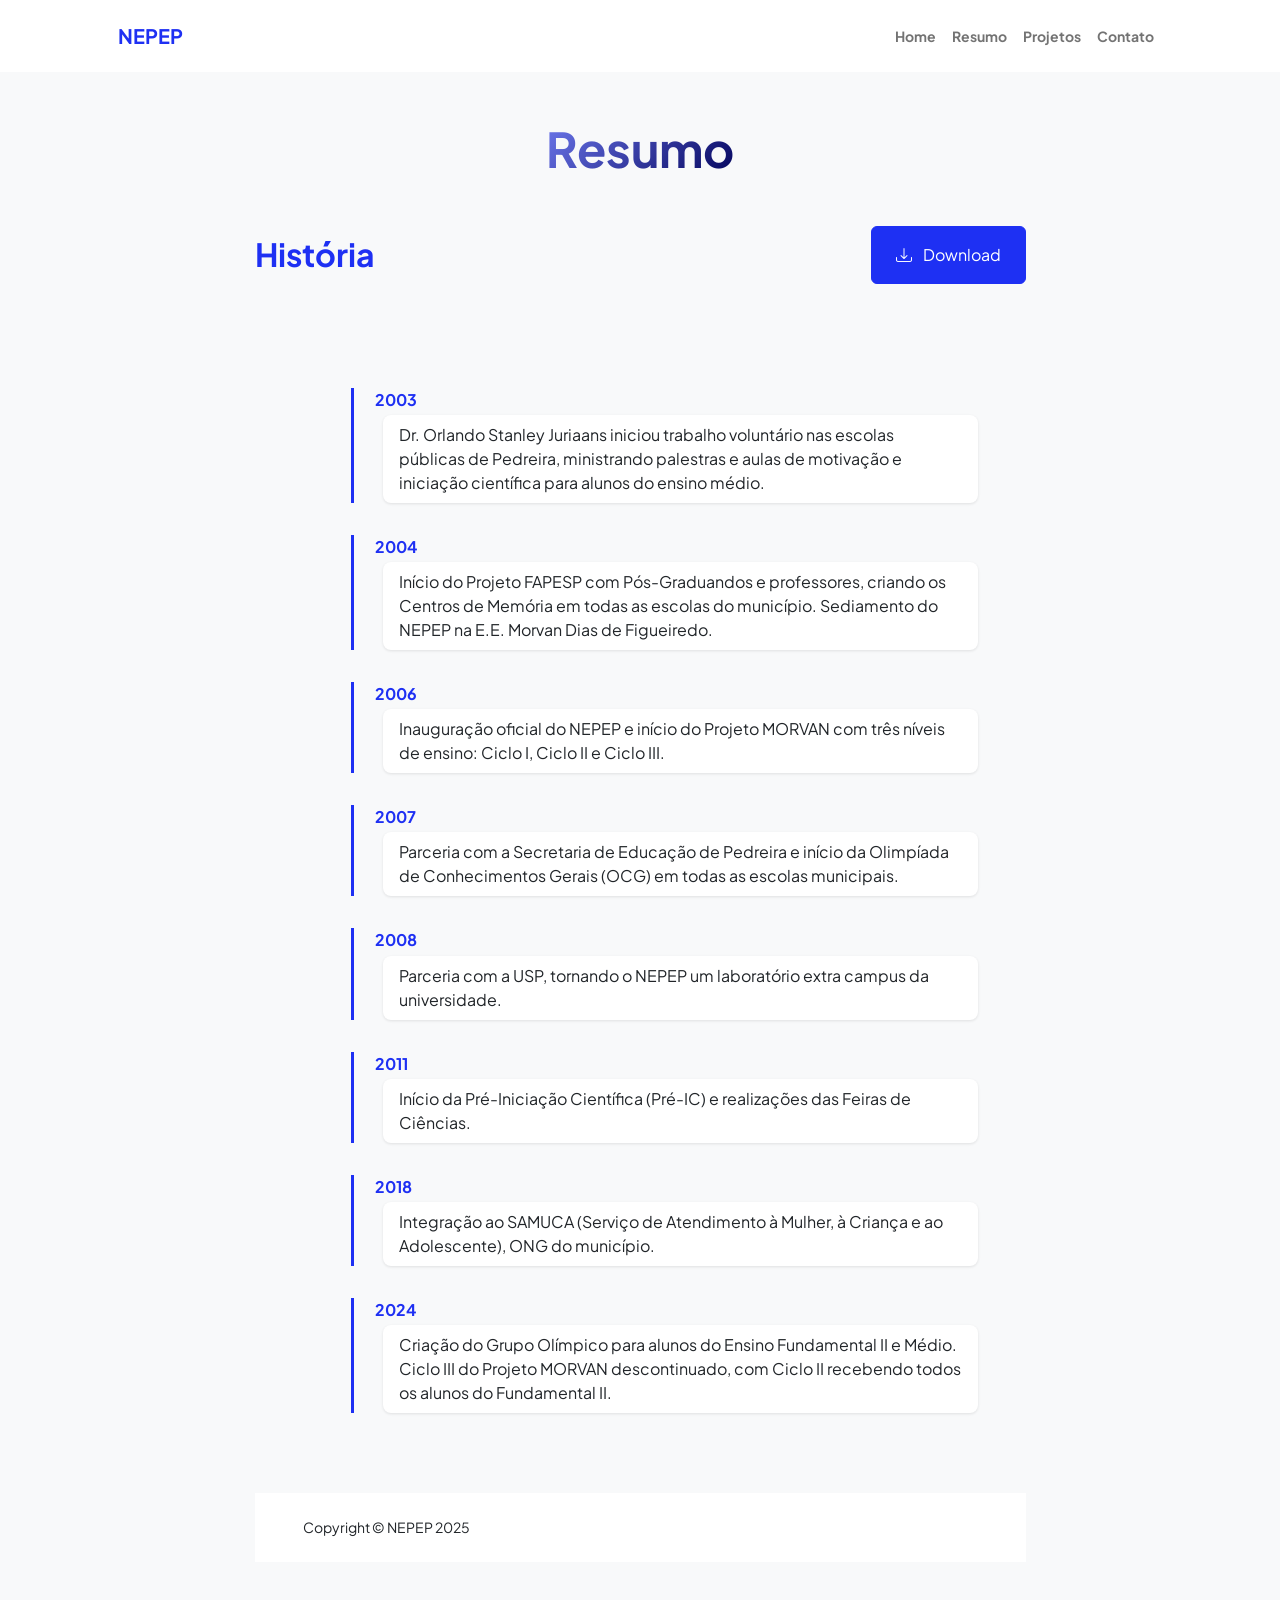
<file: resume.html>
<!DOCTYPE html>
<html lang="en">
    <head>
        <meta charset="utf-8" />
        <meta name="viewport" content="width=device-width, initial-scale=1, shrink-to-fit=no" />
        <meta name="description" content="" />
        <meta name="author" content="" />
        <title>Resumo - NEPEP</title>
        <!-- Favicon-->
        <link rel="icon" type="image/x-icon" href="assets/nepep-icon.png" />
        <!-- Custom Google font-->
        <link rel="preconnect" href="https://fonts.googleapis.com" />
        <link rel="preconnect" href="https://fonts.gstatic.com" crossorigin />
        <link href="https://fonts.googleapis.com/css2?family=Plus+Jakarta+Sans:wght@100;200;300;400;500;600;700;800;900&amp;display=swap" rel="stylesheet" />
        <!-- Bootstrap icons-->
        <link href="https://cdn.jsdelivr.net/npm/bootstrap-icons@1.8.1/font/bootstrap-icons.css" rel="stylesheet" />
        <!-- Core theme CSS (includes Bootstrap)-->
        <link href="css/styles.css" rel="stylesheet" />
    </head>
    <body class="d-flex flex-column h-100 bg-light">
        <main class="flex-shrink-0">
            <!-- Navigation-->
            <nav class="navbar navbar-expand-md navbar-light bg-white py-3">
                <div class="container px-3 px-md-5">
                    <a class="navbar-brand" href="index.html"><span class="fw-bolder text-primary">NEPEP</span></a>
                    <button class="navbar-toggler" type="button" data-bs-toggle="collapse" data-bs-target="#navbarSupportedContent" aria-controls="navbarSupportedContent" aria-expanded="false" aria-label="Toggle navigation"><span class="navbar-toggler-icon"></span></button>
                    <div class="collapse navbar-collapse" id="navbarSupportedContent">
                        <ul class="navbar-nav ms-auto mb-2 mb-lg-0 small fw-bolder">
                            <li class="nav-item"><a class="nav-link" href="index.html">Home</a></li>
                            <li class="nav-item"><a class="nav-link" href="resume.html">Resumo</a></li>
                            <li class="nav-item"><a class="nav-link" href="projects.html">Projetos</a></li>
                            <li class="nav-item"><a class="nav-link" href="contact.html">Contato</a></li>
                        </ul>
                    </div>
                </div>
            </nav>
            <!-- Page Content-->
            <div class="container px-5 my-5">
                <div class="text-center mb-5">
                    <h1 class="display-5 fw-bolder mb-0"><span class="text-gradient d-inline">Resumo</span></h1>
                </div>
                <div class="row gx-5 justify-content-center">
                    <div class="col-lg-11 col-xl-9 col-xxl-8">
                        <!-- Experience Section-->
                        <section>
                            <div class="d-flex align-items-center justify-content-between mb-4">
                                <h2 class="text-primary fw-bolder mb-0">História</h2>
                                <!-- Timeline Section -->
                                <!-- Download resume button-->
                                <!-- Note: Set the link href target to a PDF file within your project-->
                                <a class="btn btn-primary px-4 py-3" href="https://drive.google.com/file/d/1v2HAIyB3_yS6fWr4sy9bWjVay9V-lugK/view?usp=sharing">
                                    <div class="d-inline-block bi bi-download me-2"></div>
                                    Download
                                </a>
                            </div>
                                <section class="py-5 bg-light">
                                    <div class="container px-3 px-md-5">
                                        <div class="timeline">

                                            <!-- Timeline Item -->
                                            <div class="timeline-item">
                                                <div class="timeline-date">2003</div>
                                                <div class="timeline-content">
                                                    Dr. Orlando Stanley Juriaans iniciou trabalho voluntário nas escolas públicas de Pedreira, ministrando palestras e aulas de motivação e iniciação científica para alunos do ensino médio.
                                                </div>
                                            </div>

                                            <div class="timeline-item">
                                                <div class="timeline-date">2004</div>
                                                <div class="timeline-content">
                                                    Início do Projeto FAPESP com Pós-Graduandos e professores, criando os Centros de Memória em todas as escolas do município. Sediamento do NEPEP na E.E. Morvan Dias de Figueiredo.
                                                </div>
                                            </div>

                                            <div class="timeline-item">
                                                <div class="timeline-date">2006</div>
                                                <div class="timeline-content">
                                                    Inauguração oficial do NEPEP e início do Projeto MORVAN com três níveis de ensino: Ciclo I, Ciclo II e Ciclo III.
                                                </div>
                                            </div>

                                            <div class="timeline-item">
                                                <div class="timeline-date">2007</div>
                                                <div class="timeline-content">
                                                    Parceria com a Secretaria de Educação de Pedreira e início da Olimpíada de Conhecimentos Gerais (OCG) em todas as escolas municipais.
                                                </div>
                                            </div>

                                            <div class="timeline-item">
                                                <div class="timeline-date">2008</div>
                                                <div class="timeline-content">
                                                    Parceria com a USP, tornando o NEPEP um laboratório extra campus da universidade.
                                                </div>
                                            </div>

                                            <div class="timeline-item">
                                                <div class="timeline-date">2011</div>
                                                <div class="timeline-content">
                                                    Início da Pré-Iniciação Científica (Pré-IC) e realizações das Feiras de Ciências.
                                                </div>
                                            </div>

                                            <div class="timeline-item">
                                                <div class="timeline-date">2018</div>
                                                <div class="timeline-content">
                                                    Integração ao SAMUCA (Serviço de Atendimento à Mulher, à Criança e ao Adolescente), ONG do município.
                                                </div>
                                            </div>

                                            <div class="timeline-item">
                                                <div class="timeline-date">2024</div>
                                                <div class="timeline-content">
                                                    Criação do Grupo Olímpico para alunos do Ensino Fundamental II e Médio. Ciclo III do Projeto MORVAN descontinuado, com Ciclo II recebendo todos os alunos do Fundamental II.
                                                </div>
                                            </div>

                                        </div>
                                    </div>
                                </section>
                                <!-- CSS Timeline -->
                                <style>
                                .timeline {
                                    position: relative;
                                    margin: 2rem 0;
                                    padding-left: 3rem; /* espaço da linha à esquerda */
                                }

                                .timeline-item {
                                    position: relative;
                                    margin-bottom: 2rem;
                                }

                                .timeline-item::before {
                                    content: '';
                                    position: absolute;
                                    left: 0;  /* posiciona a linha */
                                    top: 0;
                                    bottom: 0;
                                    width: 3px;
                                    background: #1e30f3; /* cor da linha */
                                    z-index: 0; /* linha atrás de tudo */
                                }

                                .timeline-item .timeline-bullet {
                                    position: absolute;
                                    left: -11px; /* bolinha sobre a linha */
                                    top: 0.5rem;
                                    width: 16px;
                                    height: 16px;
                                    background: #1012a1;
                                    border-radius: 50%;
                                    border: 3px solid white;
                                    z-index: 2; /* bolinha acima da linha e do conteúdo */
                                }

                                .timeline-date {
                                    font-weight: bold;
                                    margin-bottom: 0.2rem;
                                    margin-left: 1.5rem; /* desloca ano para a direita da bolinha */
                                    color: #1e30f3;
                                    position: relative;
                                    z-index: 1;
                                }

                                .timeline-content {
                                    background: #fff;
                                    padding: 0.5rem 1rem;
                                    border-radius: 0.5rem;
                                    box-shadow: 0 1px 3px rgba(0,0,0,0.1);
                                    margin-left: 2rem; /* afasta conteúdo da linha */
                                    position: relative;
                                    z-index: 1;
                                }
                                </style>
                            <!--
                            <div class="card shadow border-0 rounded-4 mb-5">
                                <div class="card-body p-5">
                                    <div class="row align-items-center gx-5">
                                        <div class="col text-center text-lg-start mb-4 mb-lg-0">
                                            <div class="bg-light p-4 rounded-4">
                                                <div class="text-primary fw-bolder mb-2">2019 - Present</div>
                                                <div class="small fw-bolder">Web Developer</div>
                                                <div class="small text-muted">Stark Industries</div>
                                                <div class="small text-muted">Los Angeles, CA</div>
                                            </div>
                                        </div>
                                        <div class="col-lg-8"><div>Lorem ipsum dolor sit amet consectetur adipisicing elit. Delectus laudantium, voluptatem quis repellendus eaque sit animi illo ipsam amet officiis corporis sed aliquam non voluptate corrupti excepturi maxime porro fuga.</div></div>
                                    </div>
                                </div>
                            </div>
                            <div class="card shadow border-0 rounded-4 mb-5">
                                <div class="card-body p-5">
                                    <div class="row align-items-center gx-5">
                                        <div class="col text-center text-lg-start mb-4 mb-lg-0">
                                            <div class="bg-light p-4 rounded-4">
                                                <div class="text-primary fw-bolder mb-2">2017 - 2019</div>
                                                <div class="small fw-bolder">SEM Specialist</div>
                                                <div class="small text-muted">Wayne Enterprises</div>
                                                <div class="small text-muted">Gotham City, NY</div>
                                            </div>
                                        </div>
                                        <div class="col-lg-8"><div>Lorem ipsum dolor sit amet consectetur adipisicing elit. Delectus laudantium, voluptatem quis repellendus eaque sit animi illo ipsam amet officiis corporis sed aliquam non voluptate corrupti excepturi maxime porro fuga.</div></div>
                                    </div>
                                </div>
                            </div> -->
                        </section>
                        <!--
                        <section>
                            <h2 class="text-secondary fw-bolder mb-4">Education</h2>
                            <div class="card shadow border-0 rounded-4 mb-5">
                                <div class="card-body p-5">
                                    <div class="row align-items-center gx-5">
                                        <div class="col text-center text-lg-start mb-4 mb-lg-0">
                                            <div class="bg-light p-4 rounded-4">
                                                <div class="text-secondary fw-bolder mb-2">2015 - 2017</div>
                                                <div class="mb-2">
                                                    <div class="small fw-bolder">Barnett College</div>
                                                    <div class="small text-muted">Fairfield, NY</div>
                                                </div>
                                                <div class="fst-italic">
                                                    <div class="small text-muted">Master's</div>
                                                    <div class="small text-muted">Web Development</div>
                                                </div>
                                            </div>
                                        </div>
                                        <div class="col-lg-8"><div>Lorem ipsum dolor sit amet consectetur adipisicing elit. Delectus laudantium, voluptatem quis repellendus eaque sit animi illo ipsam amet officiis corporis sed aliquam non voluptate corrupti excepturi maxime porro fuga.</div></div>
                                    </div>
                                </div>
                            </div>
                            
                            <div class="card shadow border-0 rounded-4 mb-5">
                                <div class="card-body p-5">
                                    <div class="row align-items-center gx-5">
                                        <div class="col text-center text-lg-start mb-4 mb-lg-0">
                                            <div class="bg-light p-4 rounded-4">
                                                <div class="text-secondary fw-bolder mb-2">2011 - 2015</div>
                                                <div class="mb-2">
                                                    <div class="small fw-bolder">ULA</div>
                                                    <div class="small text-muted">Los Angeles, CA</div>
                                                </div>
                                                <div class="fst-italic">
                                                    <div class="small text-muted">Undergraduate</div>
                                                    <div class="small text-muted">Computer Science</div>
                                                </div>
                                            </div>
                                        </div>
                                        <div class="col-lg-8"><div>Lorem ipsum dolor sit amet consectetur adipisicing elit. Delectus laudantium, voluptatem quis repellendus eaque sit animi illo ipsam amet officiis corporis sed aliquam non voluptate corrupti excepturi maxime porro fuga.</div></div>
                                    </div>
                                </div>
                            </div>
                        </section>
                        <div class="pb-5"></div>
                        <section>
                            <div class="card shadow border-0 rounded-4 mb-5">
                                <div class="card-body p-5">
                                    <div class="mb-5">
                                        <div class="d-flex align-items-center mb-4">
                                            <div class="feature bg-primary bg-gradient-primary-to-secondary text-white rounded-3 me-3"><i class="bi bi-tools"></i></div>
                                            <h3 class="fw-bolder mb-0"><span class="text-gradient d-inline">Professional Skills</span></h3>
                                        </div>
                                        <div class="row row-cols-1 row-cols-md-3 mb-4">
                                            <div class="col mb-4 mb-md-0"><div class="d-flex align-items-center bg-light rounded-4 p-3 h-100">SEO/SEM Marketing</div></div>
                                            <div class="col mb-4 mb-md-0"><div class="d-flex align-items-center bg-light rounded-4 p-3 h-100">Statistical Analysis</div></div>
                                            <div class="col"><div class="d-flex align-items-center bg-light rounded-4 p-3 h-100">Web Development</div></div>
                                        </div>
                                        <div class="row row-cols-1 row-cols-md-3">
                                            <div class="col mb-4 mb-md-0"><div class="d-flex align-items-center bg-light rounded-4 p-3 h-100">Network Security</div></div>
                                            <div class="col mb-4 mb-md-0"><div class="d-flex align-items-center bg-light rounded-4 p-3 h-100">Adobe Software Suite</div></div>
                                            <div class="col"><div class="d-flex align-items-center bg-light rounded-4 p-3 h-100">User Interface Design</div></div>
                                        </div>
                                    </div>
                                    <div class="mb-0">
                                        <div class="d-flex align-items-center mb-4">
                                            <div class="feature bg-primary bg-gradient-primary-to-secondary text-white rounded-3 me-3"><i class="bi bi-code-slash"></i></div>
                                            <h3 class="fw-bolder mb-0"><span class="text-gradient d-inline">Languages</span></h3>
                                        </div>
                                        <div class="row row-cols-1 row-cols-md-3 mb-4">
                                            <div class="col mb-4 mb-md-0"><div class="d-flex align-items-center bg-light rounded-4 p-3 h-100">HTML</div></div>
                                            <div class="col mb-4 mb-md-0"><div class="d-flex align-items-center bg-light rounded-4 p-3 h-100">CSS</div></div>
                                            <div class="col"><div class="d-flex align-items-center bg-light rounded-4 p-3 h-100">JavaScript</div></div>
                                        </div>
                                        <div class="row row-cols-1 row-cols-md-3">
                                            <div class="col mb-4 mb-md-0"><div class="d-flex align-items-center bg-light rounded-4 p-3 h-100">Python</div></div>
                                            <div class="col mb-4 mb-md-0"><div class="d-flex align-items-center bg-light rounded-4 p-3 h-100">Ruby</div></div>
                                            <div class="col"><div class="d-flex align-items-center bg-light rounded-4 p-3 h-100">Node.js</div></div>
                                        </div>
                                    </div>
                                </div>
                            </div>
                        </section>
                    </div>
                </div>
            </div>
        </main>
        -->
        <footer class="bg-white py-4 mt-auto">
            <div class="container px-3 px-md-5">
                <div class="row align-items-center justify-content-between flex-column flex-sm-row">
                    <div class="col-auto"><div class="small m-0">Copyright &copy; NEPEP 2025</div></div>
                </div>
            </div>
        </footer>
        <!-- Bootstrap core JS-->
        <script src="https://cdn.jsdelivr.net/npm/bootstrap@5.2.3/dist/js/bootstrap.bundle.min.js"></script>
        <!-- Core theme JS-->
        <script src="js/scripts.js"></script>
    </body>
</html>
</file>
